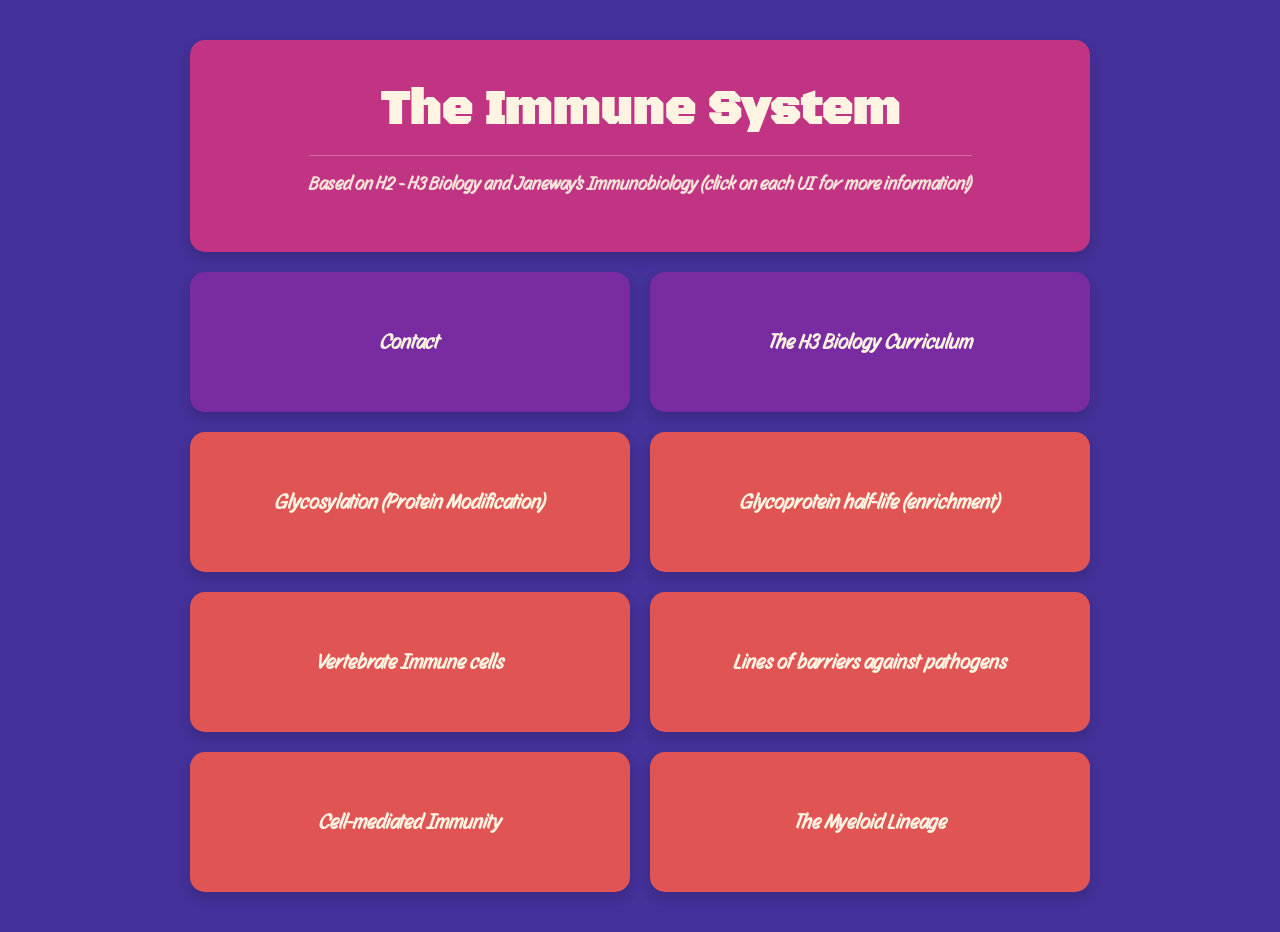
<file: index.html>
<!DOCTYPE html>
<html lang="en">
<head>
	<meta charset="UTF-8">
	<title>The Immune System</title>
	<link rel="stylesheet" href="styles.css">
	
	<link rel="preconnect" href="https://fonts.googleapis.com">
	<link rel="preconnect" href="https://fonts.gstatic.com" crossorigin>
	<link href="https://fonts.googleapis.com/css2?family=Aldrich&family=Black+Ops+One&family=Story+Script&display=swap" rel="stylesheet">
</head>
<body>

<div class="dashboard-grid">

	<div class="ui-link-box center-title-box">
		<div class="main-title">
			<div class="default-view-title">
				<h1>The Immune System</h1>
			</div>
			<div class="hover-view-title">
				<p>This is an incomplete overview of the Immunology topics in A-level Biology, making reference to Janeway's Immunobiology 10th edition. This document is a compilation and synthesis of existing publicly available online sources. No primary research, surveys, or original experiments were conducted for this compilation. All data and insights are attributed to their respective original sources.</p>
			</div>
			<h2 class="subtitle">Based on H2 - H3 Biology and Janeway's Immunobiology (click on each UI for more information!)</h2>
		</div>
	</div>

	<a href="contact.html" target="_blank" rel="noopener noreferrer" class="ui-link-box skibidi-box">
		<span class="normal-text">Contact</span>
		<span class="hover-text">+65 80793858 <br> fengjixin531@gmail.com <br> Class 2-02, NYGH B28 (click me!)</span>
	</a>

	<a href="documents/h3_bio.pdf" target="_blank" rel="noopener noreferrer" class="ui-link-box skibidi-box">
		<span class="normal-text">The H3 Biology Curriculum</span>
		<span class="hover-text">H3 Biology is an advanced, university-level GCE A-Level subject in Singapore designed to stretch high-ability students. Building on H2 Biology, it focuses on self-directed learning and real-world scientific applications. (pdf source: Library - grail.moe "H3 Biology 2025 Notes" by zc000, 2025</span>
	</a>

	<a href="documents/Glycoproteins (1).pdf" target="_blank" rel="noopener noreferrer" class="ui-link-box redirect-box">
		<span class="normal-text">Glycosylation (Protein Modification)</span>
		<span class="hover-text">Click to View PDF Document</span>
	</a>

	<a href="documents/Glycoproteins_2.pdf" target="_blank" rel="noopener noreferrer" class="ui-link-box redirect-box">
		<span class="normal-text">Glycoprotein half-life (enrichment)</span>
		<span class="hover-text">Click to View PDF Document</span>
	</a>

	<a href="documents/Vertebrate_Immune_Cells.pdf" target="_blank" rel="noopener noreferrer" class="ui-link-box redirect-box">
		<span class="normal-text">Vertebrate Immune cells</span>
		<span class="hover-text">Click to View Content</span>
	</a>

	<a href="documents/Lines_of_barriers_against_pathogens.pdf" target="_blank" rel="noopener noreferrer" class="ui-link-box redirect-box">
		<span class="normal-text">Lines of barriers against pathogens</span>
		<span class="hover-text">Click to View Content</span>
	</a>

	<a href="cell-mediated.html" target="_blank" rel="noopener noreferrer" class="ui-link-box redirect-box">
		<span class="normal-text">Cell-mediated Immunity</span>
		<span class="hover-text">Click to View Content</span>
	</a>

	<a href="myeloid-lineage.html" target="_blank" rel="noopener noreferrer" class="ui-link-box redirect-box">
		<span class="normal-text">The Myeloid Lineage</span>
		<span class="hover-text">Click to View Content</span>
	</a>

</div>

</body>
</html>
</file>
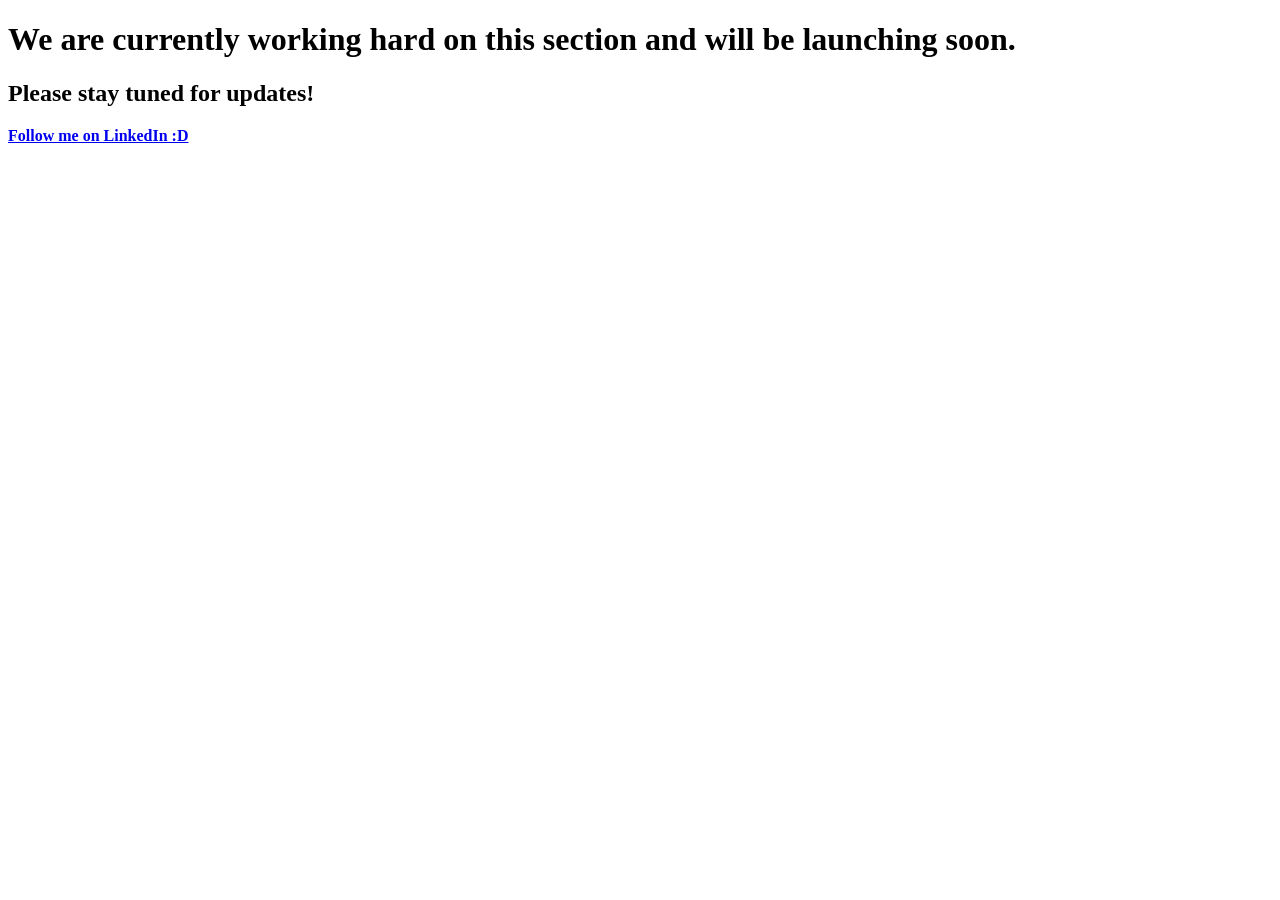
<file: cell-mediated.html>
<!DOCTYPE html>
<html lang="en">
<head>
	<meta charset="UTF-8">
	<title>In Progress</title>
</head>
<body>
<h1><strong>We are currently working hard on this section and will be launching soon.<strong></h1>
<h2>Please stay tuned for updates!</h2>
<a href="https://www.linkedin.com/in/wenying-zhao/">Follow me on LinkedIn :D</a>
</body>
</file>
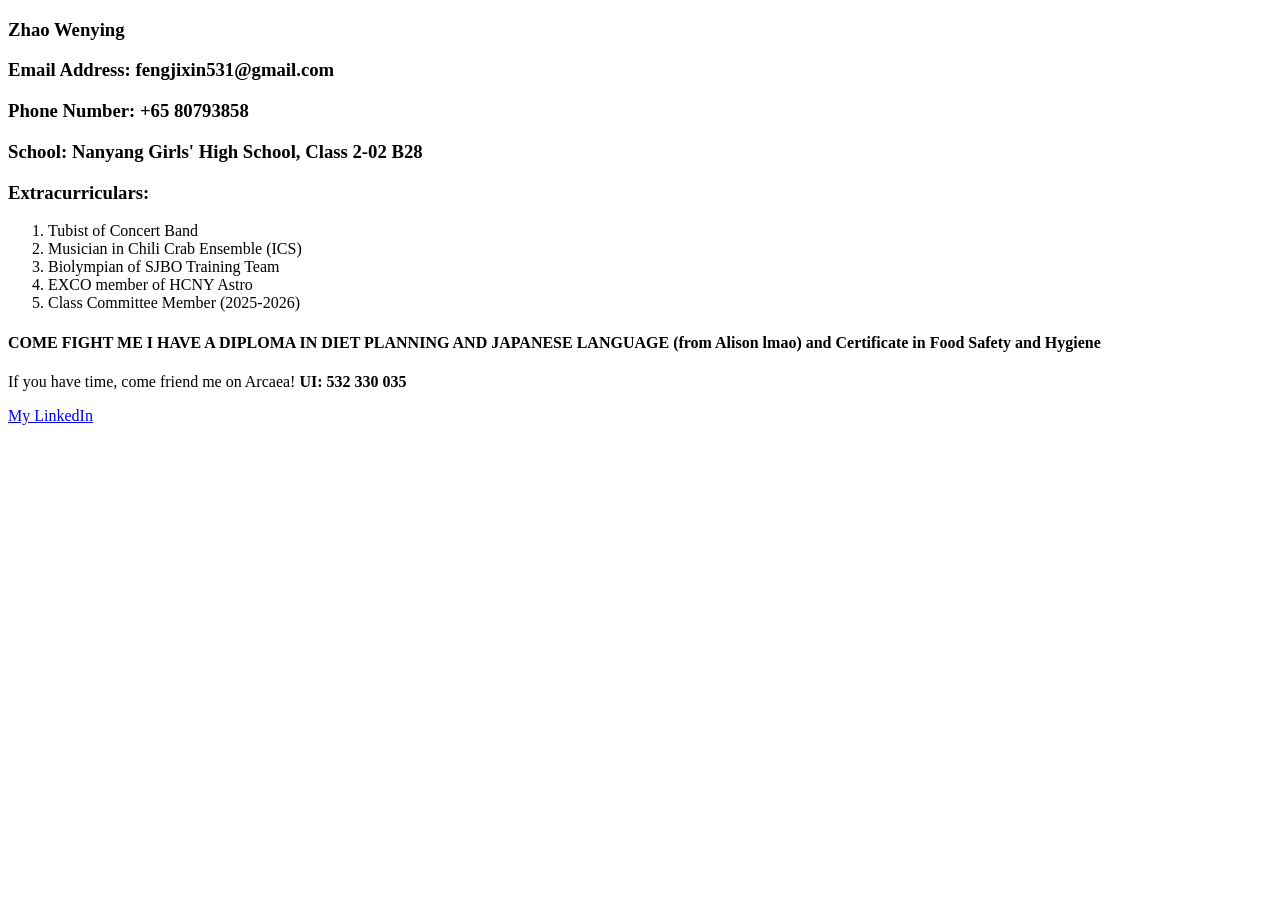
<file: contact.html>
<!DOCTYPE html>
<html lang="en">
<head>
	<meta charset="UTF-8">
	<title>Contact</title>
</head>
<body>
<h3>Zhao Wenying</h3>
<h3>Email Address: fengjixin531@gmail.com</h3>
<h3>Phone Number: +65 80793858</h3>
<h3>School: Nanyang Girls' High School, Class 2-02 B28</h3>
<h3>Extracurriculars:</h2>
<ol>
	<li>Tubist of Concert Band</li>
	<li>Musician in Chili Crab Ensemble (ICS)</li>
	<li>Biolympian of SJBO Training Team</li>
	<li>EXCO member of HCNY Astro</li>
	<li>Class Committee Member (2025-2026)</li>
</ol>
<h4>COME FIGHT ME I HAVE A DIPLOMA IN DIET PLANNING AND JAPANESE LANGUAGE (from Alison lmao) and Certificate in Food Safety and Hygiene</h4>
<p>If you have time, come friend me on Arcaea! <strong>UI: 532 330 035</strong></p>
<a href="https://www.linkedin.com/in/wenying-zhao/">My LinkedIn</a>
</body>
</file>
<file: styles.css>
body {
  background-color: #443199;
  font-family: 'Story Script', sans-serif;
  color: #FFF4E1;
  margin: 0;
  padding: 40px 20px;
  display: flex;
  justify-content: center;
}

.dashboard-grid {
  display: grid;
  grid-template-columns: repeat(2, 1fr);
  gap: 20px;
  max-width: 900px;
  width: 100%;
}

.ui-link-box {
  text-decoration: none;
  color: #FFF4E1;
  display: flex;
  flex-direction: column;
  justify-content: center;
  align-items: center;
  padding: 25px;
  border-radius: 15px;
  min-height: 140px;
  text-align: center;
  box-shadow: 0 6px 12px rgba(0,0,0,0.15);
  transition: transform 0.25s ease, box-shadow 0.25s ease, filter 0.25s ease;
  cursor: pointer;
  box-sizing: border-box;
}

.ui-link-box:hover {
  transform: translateY(-4px);
  box-shadow: 0 10px 20px rgba(0,0,0,0.25);
  filter: brightness(1.1);
}

.center-title-box {
  grid-column: span 2;
  background-color: #C13383;
  cursor: default;
  min-height: auto;
  padding: 40px;
}
.center-title-box:hover {
  transform: none;
}
.center-title-box h1 {
  font-family: 'Black Ops One', sans-serif;
  font-size: 3rem;
  margin: 0 0 15px 0;
}
.center-title-box h2 {
  font-size: 1.2rem;
  opacity: 0.9;
  margin-top: 15px;
  border-top: 1px solid rgba(255,244,225,0.3);
  padding-top: 15px;
}

.skibidi-box {
  background-color: #792CA2;
}


.redirect-box {
  background-color: #E05454;
}


.ui-link-box .hover-text {
  display: none;
  font-size: 1rem;
  line-height: 1.5;
}

.ui-link-box .normal-text {
  display: block;
  font-size: 1.3rem;
  font-weight: bold;
}

.ui-link-box:hover .normal-text {
  display: none;
}
.ui-link-box:hover .hover-text {
  display: block;
}

.center-title-box .hover-view-title { display: none; font-size: 1rem; line-height: 1.6; }
.center-title-box:hover .default-view-title { display: none; }
.center-title-box:hover .hover-view-title { display: block; }
</file>
